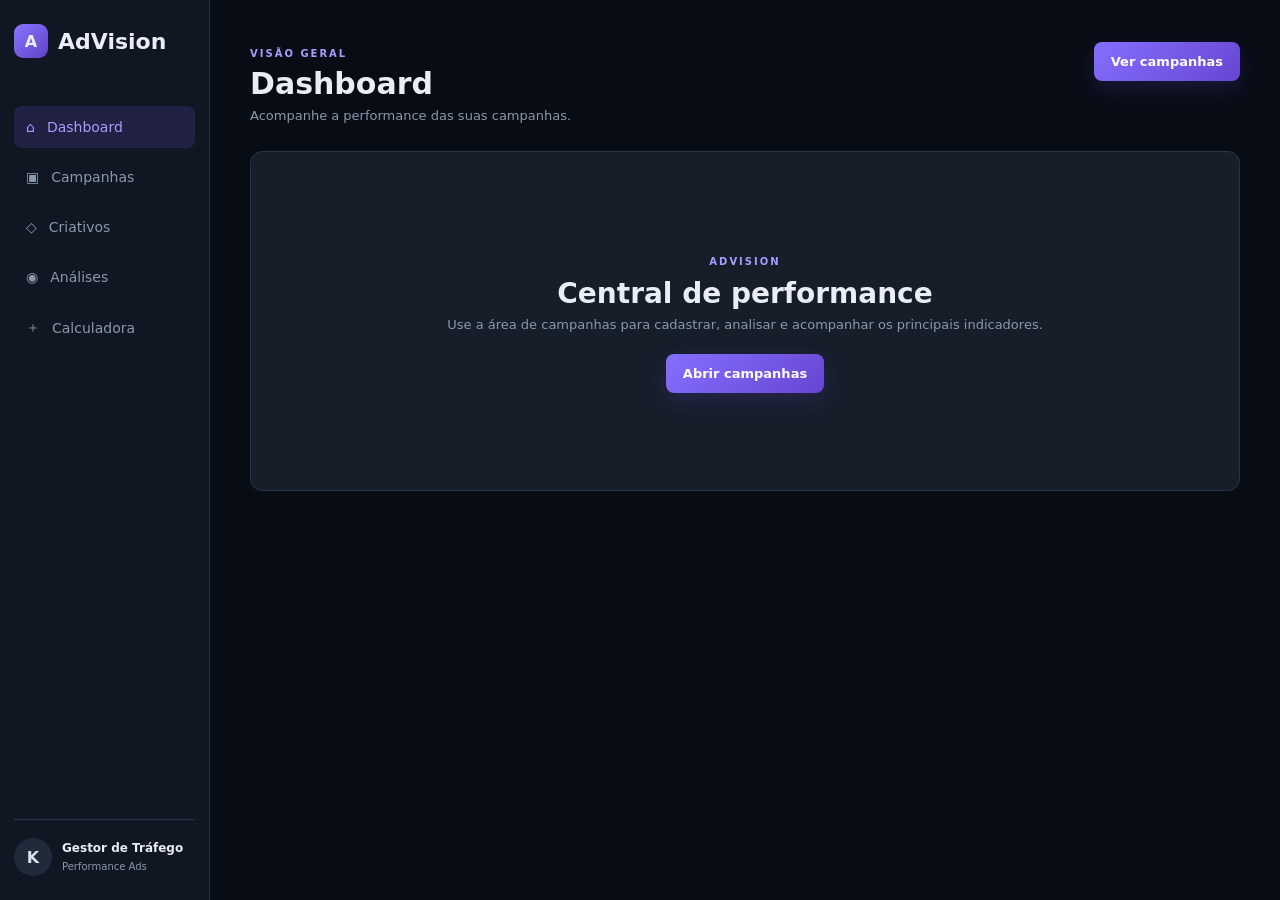
<file: index.html>
<!DOCTYPE html>
<html lang="pt-BR">
<head>
    <meta charset="UTF-8">
    <meta name="viewport" content="width=device-width, initial-scale=1.0">
    <title>AdVision | Dashboard</title>
    <link rel="stylesheet" href="style.css">
</head>
<body>
    <aside class="sidebar">
        <div class="brand">
            <div class="brand-icon">A</div>
            <span>AdVision</span>
        </div>

        <nav class="menu">
            <a class="menu-item active" href="index.html">⌂ <span>Dashboard</span></a>
            <a class="menu-item" href="campanhas.html">▣ <span>Campanhas</span></a>
            <a class="menu-item" href="criativos.html">◇ <span>Criativos</span></a>
            <a class="menu-item" href="#analises">◉ <span>Análises</span></a>
            <a class="menu-item" href="#calculadora">＋ <span>Calculadora</span></a>
        </nav>

        <div class="profile">
            <div class="avatar">K</div>
            <div>
                <strong>Gestor de Tráfego</strong>
                <small>Performance Ads</small>
            </div>
        </div>
    </aside>

    <main class="main">
        <div class="topbar">
            <div>
                <span class="eyebrow">VISÃO GERAL</span>
                <h1>Dashboard</h1>
                <p>Acompanhe a performance das suas campanhas.</p>
            </div>
            <a class="primary-btn" href="campanhas.html">Ver campanhas</a>
        </div>

        <section class="empty-dashboard">
            <div>
                <span class="eyebrow">ADVISION</span>
                <h2>Central de performance</h2>
                <p>Use a área de campanhas para cadastrar, analisar e acompanhar os principais indicadores.</p>
                <a class="primary-btn" href="campanhas.html">Abrir campanhas</a>
            </div>
        </section>
    </main>
</body>
</html>
</file>
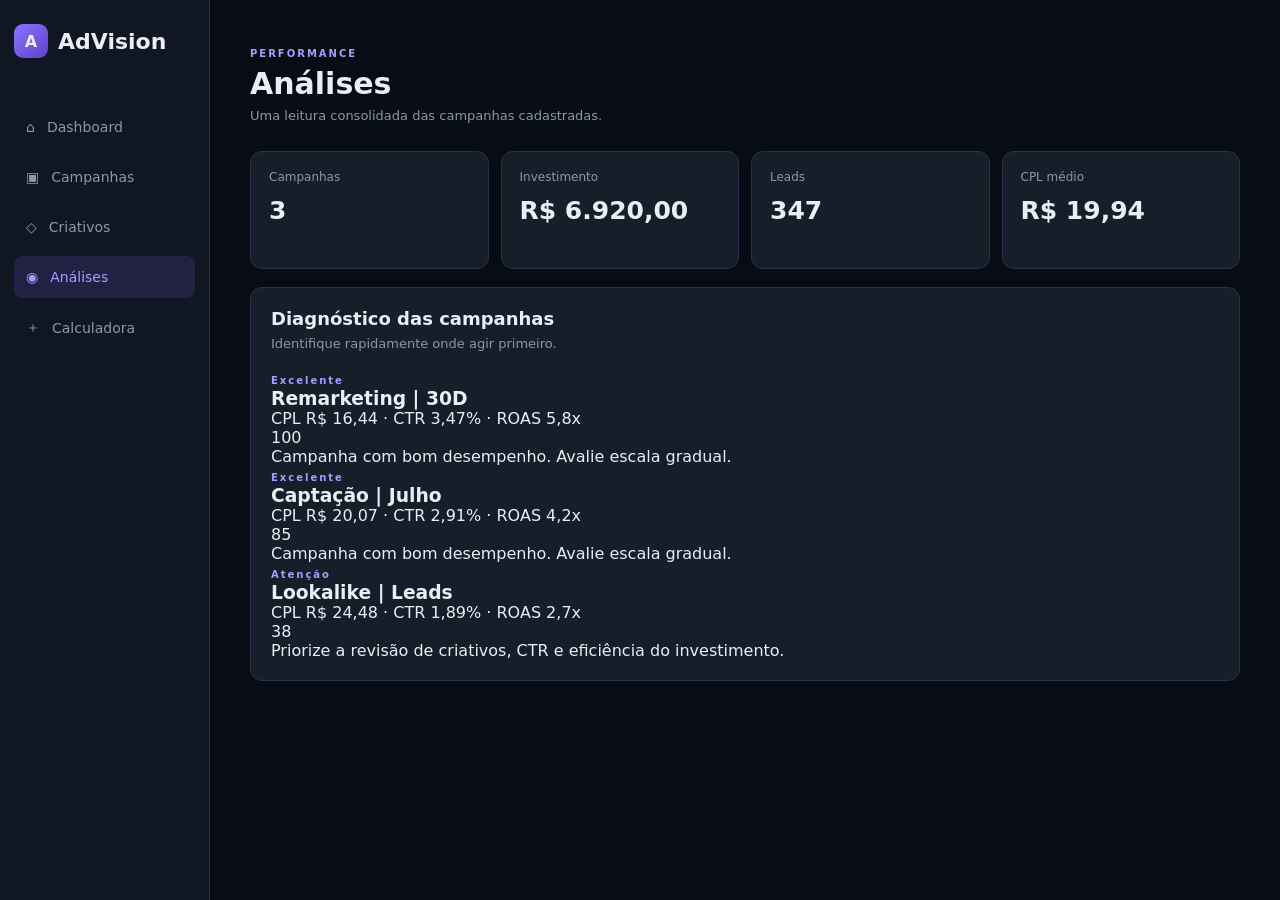
<file: analises.html>
<!DOCTYPE html>
<html lang="pt-BR">

<head>
    <meta charset="UTF-8">
    <meta name="viewport" content="width=device-width, initial-scale=1.0">
    <title>AdVision | Análises</title>
    <link rel="stylesheet" href="style.css">
</head>

<body>

    <aside class="sidebar">

        <div class="brand">
            <div class="brand-icon">A</div>
            <span>AdVision</span>
        </div>

        <nav class="menu">

            <a class="menu-item" href="index.html">
                ⌂ <span>Dashboard</span>
            </a>

            <a class="menu-item" href="campanhas.html">
                ▣ <span>Campanhas</span>
            </a>

            <a class="menu-item" href="criativos.html">
                ◇ <span>Criativos</span>
            </a>

            <a class="menu-item active" href="analises.html">
                ◉ <span>Análises</span>
            </a>

            <a class="menu-item" href="calculadora.html">
                ＋ <span>Calculadora</span>
            </a>

        </nav>

    </aside>

    <main class="main">

        <header class="topbar">
            <div>
                <span class="eyebrow">PERFORMANCE</span>
                <h1>Análises</h1>
                <p>Uma leitura consolidada das campanhas cadastradas.</p>
            </div>
        </header>

        <section class="summary-grid" id="analysisSummary">
        </section>

        <section class="campaign-panel">

            <div class="panel-header">
                <div>
                    <h2>Diagnóstico das campanhas</h2>
                    <p>Identifique rapidamente onde agir primeiro.</p>
                </div>
            </div>

            <div id="analysisList" class="analysis-list"></div>

        </section>

    </main>

    <script src="analises.js"></script>

</body>
</html>
</file>
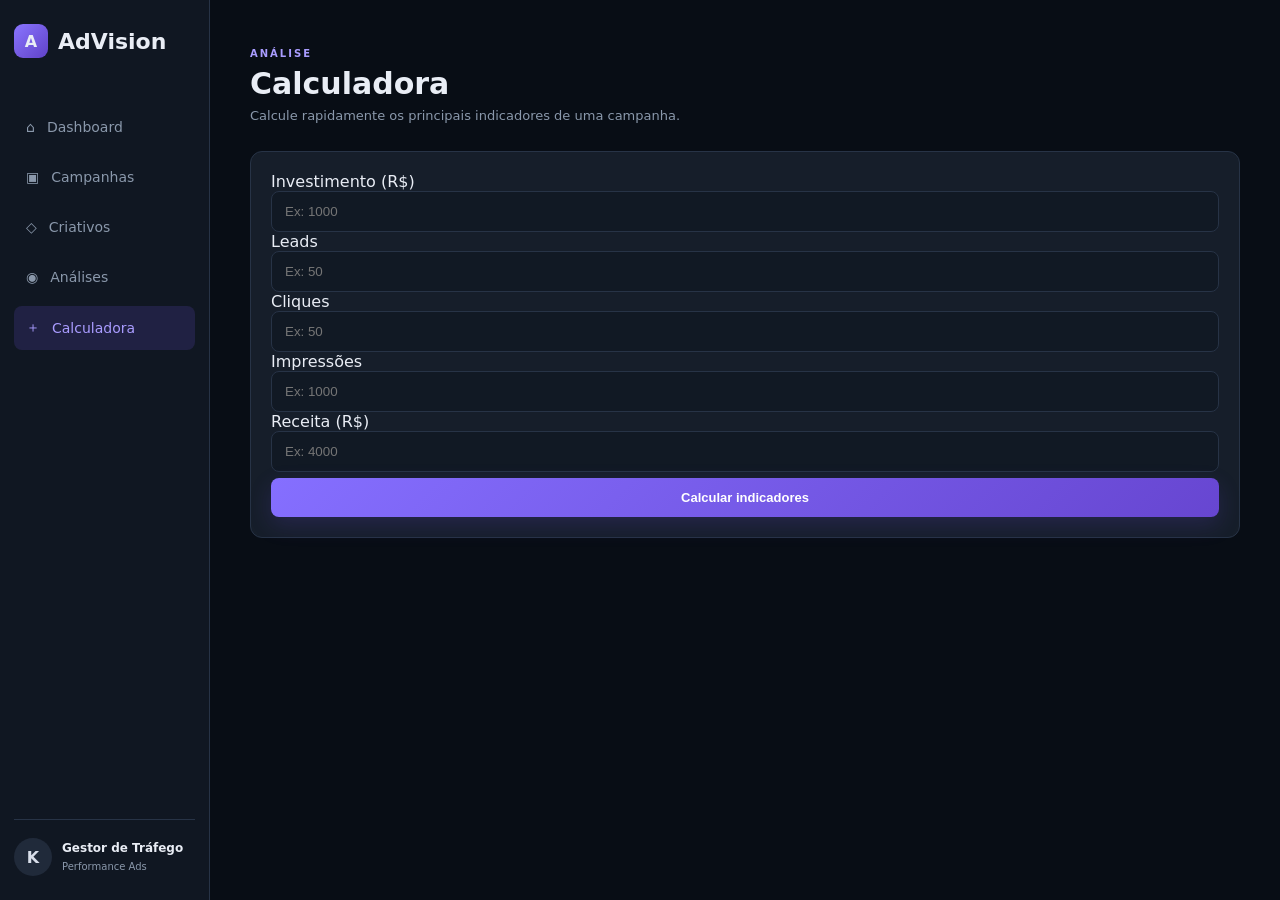
<file: calculadora.html>
<!DOCTYPE html>
<html lang="pt-BR">
<head>
    <meta charset="UTF-8">
    <meta name="viewport" content="width=device-width, initial-scale=1.0">
    <title>AdVision | Calculadora</title>
    <link rel="stylesheet" href="style.css">
</head>
<body>

    <aside class="sidebar">
        <div class="brand">
            <div class="brand-icon">A</div>
            <span>AdVision</span>
        </div>

        <nav class="menu">
            <a class="menu-item" href="index.html">⌂ <span>Dashboard</span></a>
            <a class="menu-item" href="campanhas.html">▣ <span>Campanhas</span></a>
            <a class="menu-item" href="criativos.html">◇ <span>Criativos</span></a>
            <a class="menu-item" href="analises.html">◉ <span>Análises</span></a>
            <a class="menu-item active" href="calculadora.html">＋ <span>Calculadora</span></a>
        </nav>

        <div class="profile">
            <div class="avatar">K</div>
            <div>
                <strong>Gestor de Tráfego</strong>
                <small>Performance Ads</small>
            </div>
        </div>
    </aside>

    <main class="main">
        <header class="topbar">
            <div>
                <span class="eyebrow">ANÁLISE</span>
                <h1>Calculadora</h1>
                <p>Calcule rapidamente os principais indicadores de uma campanha.</p>
            </div>
        </header>

        <section class="campaign-panel">
            <form id="calculatorForm" novalidate>
                <div class="calculator-grid">
                    <label>
                        Investimento (R$)
                        <input id="investimento" type="number" min="0" step="0.01" placeholder="Ex: 1000">
                    </label>

                    <label>
                        Leads
                        <input id="leads" type="number" min="0" step="1" placeholder="Ex: 50">
                    </label>

                    <label>
                        Cliques
                        <input id="cliques" type="number" min="0" step="1" placeholder="Ex: 50">
                    </label>

                    <label>
                        Impressões
                        <input id="impressoes" type="number" min="0" step="1" placeholder="Ex: 1000">
                    </label>

                    <label>
                        Receita (R$)
                        <input id="receita" type="number" min="0" step="0.01" placeholder="Ex: 4000">
                    </label>
                </div>

                <p id="erroCalculadora" class="calculator-error" style="display:none;"></p>

                <button id="calcularBtn" class="primary-btn full-btn" type="submit">
                    Calcular indicadores
                </button>
            </form>

            <div id="resultadoCalculadora" class="metrics-grid calculator-result" style="display:none;"></div>
            <div id="scoreCalculadora" class="score-hero" style="display:none;"></div>
        </section>
    </main>

    <script src="calculadora.js"></script>
</body>
</html>
</file>
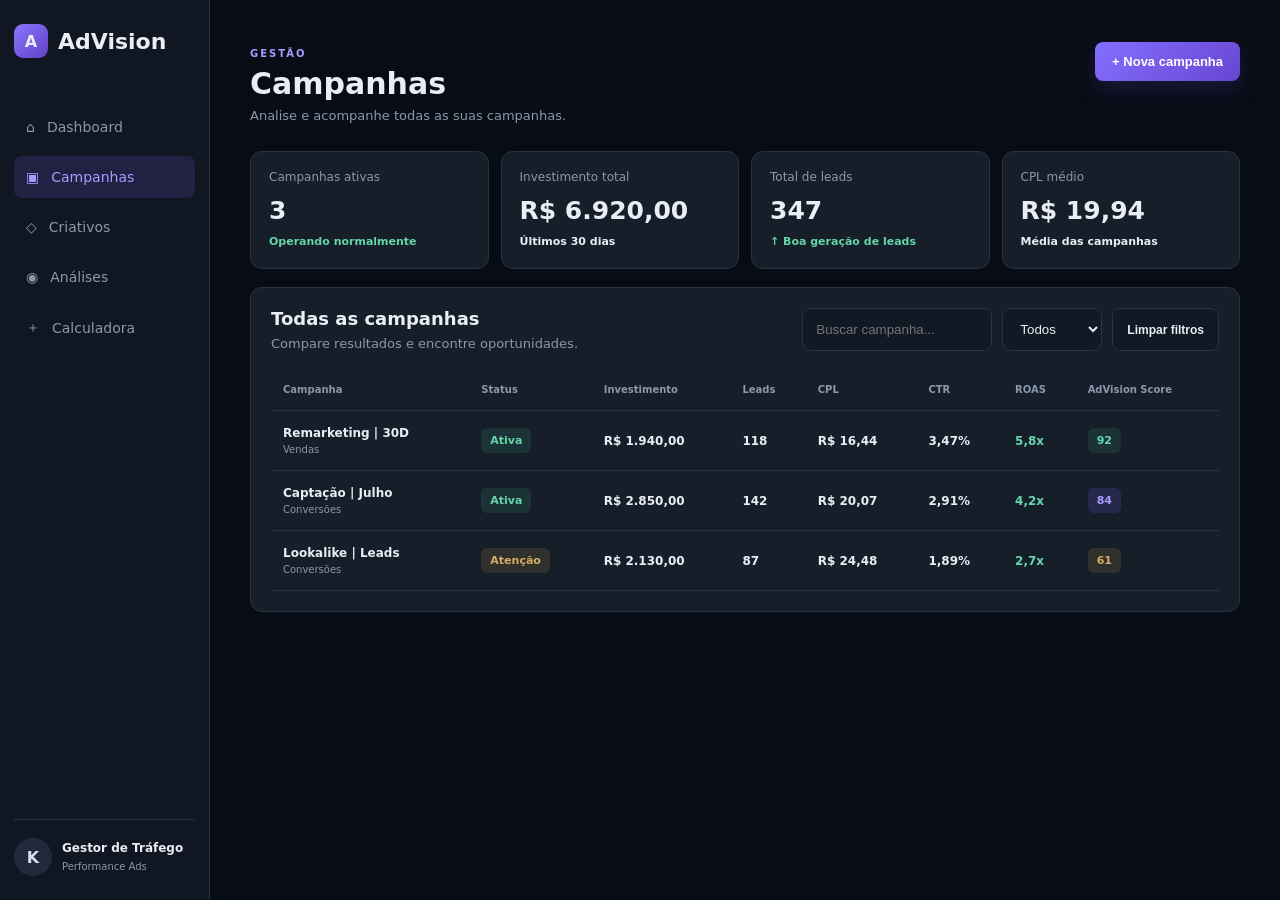
<file: campanhas.html>
<!DOCTYPE html>
<html lang="pt-BR">
<head>
    <meta charset="UTF-8">
    <meta name="viewport" content="width=device-width, initial-scale=1.0">
    <title>AdVision | Campanhas</title>
    <link rel="stylesheet" href="style.css">
</head>
<body>

    <aside class="sidebar">
        <div class="brand">
            <div class="brand-icon">A</div>
            <span>AdVision</span>
        </div>

        <nav class="menu">
            <a class="menu-item" href="index.html">⌂ <span>Dashboard</span></a>
            <a class="menu-item active" href="campanhas.html">▣ <span>Campanhas</span></a>
            <a class="menu-item" href="criativos.html">◇ <span>Criativos</span></a>
            <a class="menu-item" href="#analises">◉ <span>Análises</span></a>
            <a class="menu-item" href="#calculadora">＋ <span>Calculadora</span></a>
        </nav>

        <div class="profile">
            <div class="avatar">K</div>
            <div>
                <strong>Gestor de Tráfego</strong>
                <small>Performance Ads</small>
            </div>
        </div>
    </aside>

    <main class="main">
        <header class="topbar">
            <div>
                <span class="eyebrow">GESTÃO</span>
                <h1>Campanhas</h1>
                <p>Analise e acompanhe todas as suas campanhas.</p>
            </div>

            <button class="primary-btn" onclick="abrirNovaCampanha()">
                + Nova campanha
            </button>
        </header>

        <section class="summary-grid">
            <article class="summary-card">
                <span>Campanhas ativas</span>
                <strong id="totalCampanhas">3</strong>
                <small class="positive-text">Operando normalmente</small>
            </article>

            <article class="summary-card">
                <span>Investimento total</span>
                <strong id="totalInvestimento">R$ 6.920,00</strong>
                <small>Últimos 30 dias</small>
            </article>

            <article class="summary-card">
                <span>Total de leads</span>
                <strong id="totalLeads">347</strong>
                <small class="positive-text">↑ Boa geração de leads</small>
            </article>

            <article class="summary-card">
                <span>CPL médio</span>
                <strong id="cplMedio">R$ 19,94</strong>
                <small>Média das campanhas</small>
            </article>
        </section>

        <section class="campaign-panel">
            <div class="panel-header">
                <div>
                    <h2>Todas as campanhas</h2>
                    <p>Compare resultados e encontre oportunidades.</p>
                </div>

                <div class="filters">
                    <input
                        type="text"
                        id="buscarCampanha"
                        placeholder="Buscar campanha..."
                        oninput="buscarCampanhas()"
                    >

                    <select id="filtroStatus" onchange="buscarCampanhas()">
                        <option value="todos">Todos</option>
                        <option value="ativa">Ativas</option>
                        <option value="atencao">Atenção</option>
                    </select>

                    <button class="secondary-btn" id="limparFiltros" type="button">
                        Limpar filtros
                    </button>
                </div>
            </div>

            <div class="table-wrapper">
                <table id="tabelaCampanhas">
                    <thead>
                        <tr>
                            <th>Campanha</th>
                            <th>Status</th>
                            <th>Investimento</th>
                            <th>Leads</th>
                            <th>CPL</th>
                            <th>CTR</th>
                            <th>ROAS</th>
                            <th>AdVision Score</th>
                        </tr>
                    </thead>

                    <tbody>
                        <tr class="campaign-row" data-status="ativa" data-nome="Remarketing | 30D" data-objetivo="Vendas" data-investimento="1940" data-leads="118" data-ctr="3.47" data-roas="5.8">
                            <td><strong>Remarketing | 30D</strong><small>Vendas</small></td>
                            <td><span class="status active-status">Ativa</span></td>
                            <td>R$ 1.940,00</td>
                            <td>118</td>
                            <td>R$ 16,44</td>
                            <td>3,47%</td>
                            <td class="roas">5,8x</td>
                            <td><div class="score excellent">92</div></td>
                        </tr>

                        <tr class="campaign-row" data-status="ativa" data-nome="Captação | Julho" data-objetivo="Conversões" data-investimento="2850" data-leads="142" data-ctr="2.91" data-roas="4.2">
                            <td><strong>Captação | Julho</strong><small>Conversões</small></td>
                            <td><span class="status active-status">Ativa</span></td>
                            <td>R$ 2.850,00</td>
                            <td>142</td>
                            <td>R$ 20,07</td>
                            <td>2,91%</td>
                            <td class="roas">4,2x</td>
                            <td><div class="score good-score">84</div></td>
                        </tr>

                        <tr class="campaign-row" data-status="atencao" data-nome="Lookalike | Leads" data-objetivo="Conversões" data-investimento="2130" data-leads="87" data-ctr="1.89" data-roas="2.7">
                            <td><strong>Lookalike | Leads</strong><small>Conversões</small></td>
                            <td><span class="status warning-status">Atenção</span></td>
                            <td>R$ 2.130,00</td>
                            <td>87</td>
                            <td>R$ 24,48</td>
                            <td>1,89%</td>
                            <td class="roas">2,7x</td>
                            <td><div class="score warning-score">61</div></td>
                        </tr>
                    </tbody>
                </table>
            </div>

            <div id="emptyState" class="empty-state" style="display:none;">
                <strong>Nenhuma campanha encontrada</strong>
                <p>Tente outro nome ou limpe os filtros para visualizar todas as campanhas.</p>
            </div>
        </section>
    </main>

    <!-- Modal: detalhes -->
    <div class="modal" id="detailsModal">
        <div class="modal-content details-modal">
            <button class="close-modal" onclick="fecharDetalhes()">×</button>

            <span class="eyebrow">ANÁLISE DE PERFORMANCE</span>
            <h2 id="detailName">Campanha</h2>

            <div class="score-hero">
                <span>AdVision Score</span>
                <strong id="detailScore">0</strong>
                <p id="scoreLabel">Performance</p>
            </div>

            <div class="metrics-grid">
                <div><span>Investimento</span><strong id="detailInvestment">R$ 0,00</strong></div>
                <div><span>Leads</span><strong id="detailLeads">0</strong></div>
                <div><span>CPL</span><strong id="detailCpl">R$ 0,00</strong></div>
                <div><span>CTR</span><strong id="detailCtr">0%</strong></div>
                <div><span>ROAS</span><strong id="detailRoas">0x</strong></div>
            </div>

            <h3>Diagnóstico</h3>
            <div id="diagnosticContent" class="diagnostic-list"></div>
        </div>
    </div>

    <!-- Modal: nova campanha -->
    <div class="modal" id="newCampaignModal">
        <div class="modal-content new-campaign-modal">
            <button class="close-modal" onclick="fecharNovaCampanha()">×</button>

            <span class="eyebrow">NOVA CAMPANHA</span>
            <h2>Cadastrar campanha</h2>

            <form id="newCampaignForm">
                <label>
                    Nome da campanha
                    <input id="newName" type="text" placeholder="Ex: Black Friday | Leads" required>
                </label>

                <label>
                    Objetivo
                    <select id="newObjective">
                        <option>Vendas</option>
                        <option>Conversões</option>
                        <option>Leads</option>
                        <option>Tráfego</option>
                    </select>
                </label>

                <label>
                    Investimento (R$)
                    <input id="newInvestment" type="number" min="0" step="0.01" placeholder="Ex: 1500" required>
                </label>

                <label>
                    Leads
                    <input id="newLeads" type="number" min="0" step="1" placeholder="Ex: 80" required>
                </label>

                <label>
                    CTR (%)
                    <input id="newCtr" type="number" min="0" step="0.01" placeholder="Ex: 2.5" required>
                </label>

                <label>
                    ROAS
                    <input id="newRoas" type="number" min="0" step="0.1" placeholder="Ex: 4.2" required>
                </label>

                <button class="primary-btn full-btn" type="submit">Salvar campanha</button>
            </form>
        </div>
    </div>

    <script src="campanhas.js"></script>
</body>
</html>
</file>
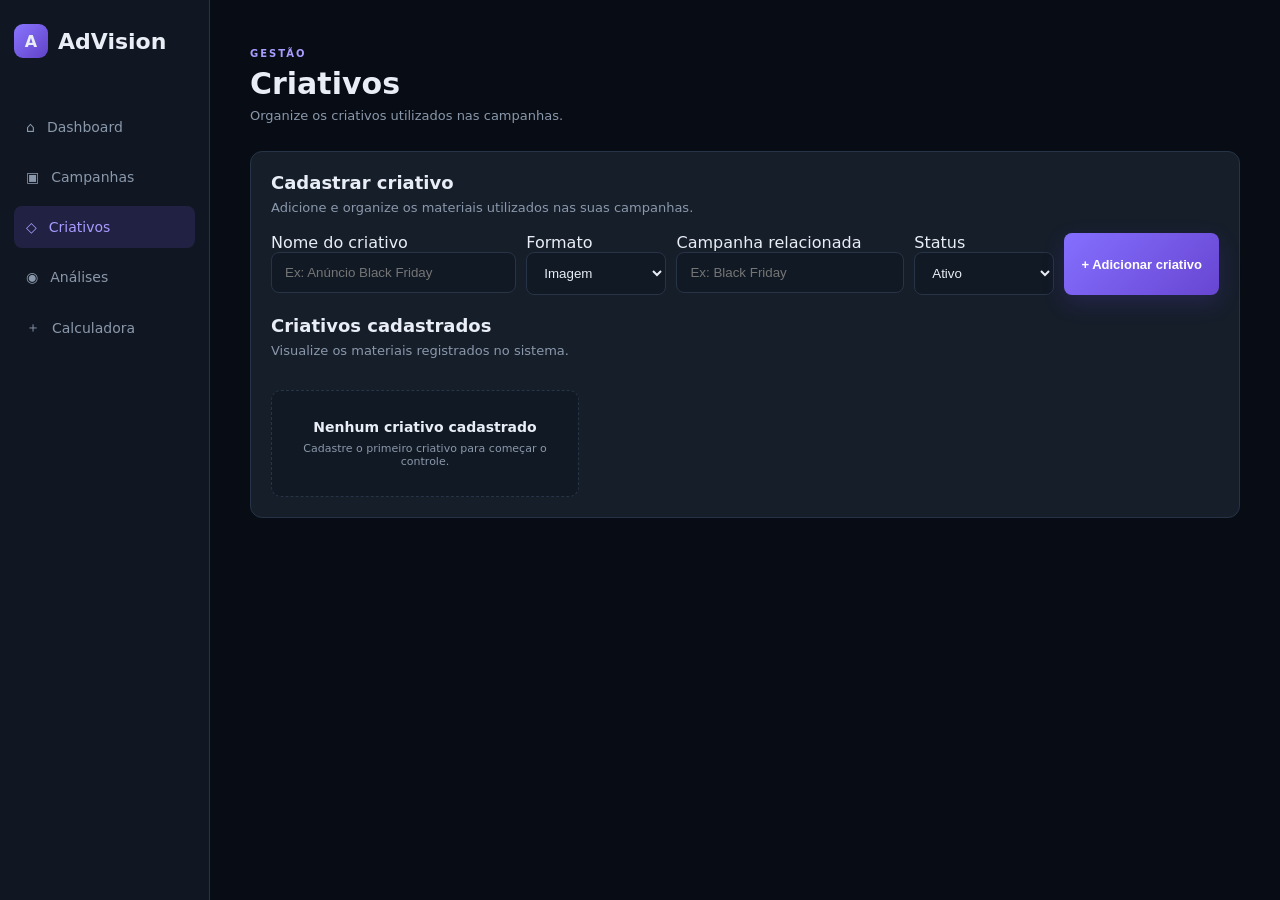
<file: criativos.html>
<!DOCTYPE html>
<html lang="pt-BR">

<head>
    <meta charset="UTF-8">
    <meta name="viewport" content="width=device-width, initial-scale=1.0">

    <title>AdVision | Criativos</title>

    <link rel="stylesheet" href="style.css">
</head>

<body>

    <!-- Menu lateral -->
    <aside class="sidebar">

        <div class="brand">
            <div class="brand-icon">A</div>
            <span>AdVision</span>
        </div>

        <nav class="menu">
            <a class="menu-item" href="index.html">
                ⌂ <span>Dashboard</span>
            </a>

            <a class="menu-item" href="campanhas.html">
                ▣ <span>Campanhas</span>
            </a>

            <a class="menu-item active" href="criativos.html">
                ◇ <span>Criativos</span>
            </a>

            <a class="menu-item" href="#analises">
                ◉ <span>Análises</span>
            </a>

            <a class="menu-item" href="#calculadora">
                ＋ <span>Calculadora</span>
            </a>
        </nav>

    </aside>

    <!-- Conteúdo principal -->
    <main class="main">

        <header class="topbar">
            <div>
                <span class="eyebrow">GESTÃO</span>

                <h1>Criativos</h1>

                <p>
                    Organize os criativos utilizados nas campanhas.
                </p>
            </div>
        </header>

        <!-- Área de cadastro e listagem -->
        <section class="campaign-panel">

            <div class="panel-header">
                <div>
                    <h2>Cadastrar criativo</h2>

                    <p>
                        Adicione e organize os materiais utilizados
                        nas suas campanhas.
                    </p>
                </div>
            </div>

            <!-- Formulário -->
            <form id="creativeForm" class="creative-form">

                <label>
                    Nome do criativo

                    <input
                        type="text"
                        id="creativeName"
                        placeholder="Ex: Anúncio Black Friday"
                        required
                    >
                </label>

                <label>
                    Formato

                    <select id="creativeFormat" required>
                        <option value="Imagem">Imagem</option>
                        <option value="Vídeo">Vídeo</option>
                        <option value="Carrossel">Carrossel</option>
                    </select>
                </label>

                <label>
                    Campanha relacionada

                    <input
                        type="text"
                        id="creativeCampaign"
                        placeholder="Ex: Black Friday"
                        required
                    >
                </label>

                <label>
                    Status

                    <select id="creativeStatus" required>
                        <option value="Ativo">Ativo</option>
                        <option value="Em teste">Em teste</option>
                        <option value="Desativado">Desativado</option>
                    </select>
                </label>

                <button
                    class="primary-btn creative-submit"
                    type="submit"
                >
                    + Adicionar criativo
                </button>

            </form>

            <!-- Listagem dos criativos -->
            <div class="creative-section">

                <div class="panel-header">
                    <div>
                        <h2>Criativos cadastrados</h2>

                        <p>
                            Visualize os materiais registrados no sistema.
                        </p>
                    </div>
                </div>

                <div
                    id="creativeList"
                    class="creative-grid"
                ></div>

            </div>

        </section>

    </main>

    <script src="criativos.js"></script>

</body>
</html>
</file>
<file: style.css>
* {
    margin: 0;
    padding: 0;
    box-sizing: border-box;
}

:root {
    --bg: #080d15;
    --sidebar: #101722;
    --panel: #161e2a;
    --panel-dark: #111924;
    --border: #273346;
    --text: #e9edf5;
    --muted: #8a98ab;
    --purple: #7659e8;
    --purple-soft: #a99cff;
    --green: #65d5aa;
    --yellow: #d5ae62;
}

body {
    min-height: 100vh;
    background: var(--bg);
    color: var(--text);
    font-family: Inter, ui-sans-serif, system-ui, -apple-system, BlinkMacSystemFont, "Segoe UI", sans-serif;
    display: flex;
}

.sidebar {
    width: 210px;
    min-height: 100vh;
    background: var(--sidebar);
    border-right: 1px solid var(--border);
    padding: 24px 14px;
    display: flex;
    flex-direction: column;
    position: fixed;
    inset: 0 auto 0 0;
}

.brand {
    display: flex;
    align-items: center;
    gap: 10px;
    font-size: 22px;
    font-weight: 800;
}

.brand-icon {
    width: 34px;
    height: 34px;
    display: grid;
    place-items: center;
    border-radius: 9px;
    background: linear-gradient(135deg, #8a75ff, #6042c7);
    font-size: 16px;
}

.menu {
    margin-top: 48px;
    display: grid;
    gap: 8px;
}

.menu-item {
    color: var(--muted);
    text-decoration: none;
    padding: 13px 12px;
    border-radius: 8px;
    display: flex;
    gap: 12px;
    align-items: center;
    font-size: 14px;
}

.menu-item:hover,
.menu-item.active {
    color: var(--purple-soft);
    background: rgba(118, 89, 232, .16);
}

.profile {
    margin-top: auto;
    border-top: 1px solid var(--border);
    padding-top: 18px;
    display: flex;
    align-items: center;
    gap: 10px;
}

.profile strong {
    display: block;
    font-size: 12px;
}

.profile small {
    color: var(--muted);
    font-size: 10px;
}

.avatar {
    width: 38px;
    height: 38px;
    display: grid;
    place-items: center;
    border-radius: 50%;
    background: #202a3a;
    color: #d8deea;
    font-weight: 700;
}

.main {
    width: calc(100% - 210px);
    margin-left: 210px;
    padding: 42px 40px 80px;
}

.topbar {
    display: flex;
    align-items: flex-start;
    justify-content: space-between;
    gap: 24px;
    margin-bottom: 28px;
}

.eyebrow {
    color: var(--purple-soft);
    font-size: 10px;
    font-weight: 800;
    letter-spacing: 2px;
}

h1 {
    margin-top: 5px;
    font-size: 30px;
}

h2 {
    font-size: 18px;
}

.topbar p,
.panel-header p,
.empty-dashboard p {
    margin-top: 7px;
    color: var(--muted);
    font-size: 13px;
}

.primary-btn {
    border: 0;
    border-radius: 8px;
    padding: 12px 17px;
    background: linear-gradient(135deg, #856fff, #6746d1);
    color: white;
    font-weight: 700;
    font-size: 13px;
    cursor: pointer;
    text-decoration: none;
    box-shadow: 0 8px 22px rgba(101, 70, 209, .2);
}

.primary-btn:hover {
    filter: brightness(1.08);
}

.summary-grid {
    display: grid;
    grid-template-columns: repeat(4, 1fr);
    gap: 12px;
    margin-bottom: 18px;
}

.summary-card,
.campaign-panel,
.modal-content,
.empty-dashboard {
    background: var(--panel);
    border: 1px solid var(--border);
    border-radius: 12px;
}

.summary-card {
    min-height: 118px;
    padding: 18px;
}

.summary-card span,
.metrics-grid span {
    display: block;
    color: var(--muted);
    font-size: 12px;
}

.summary-card strong {
    display: block;
    margin-top: 12px;
    font-size: 25px;
}

.summary-card small {
    display: block;
    margin-top: 10px;
    font-size: 11px;
    font-weight: 700;
}

.positive-text {
    color: var(--green);
}

.campaign-panel {
    padding: 20px;
}

.panel-header {
    display: flex;
    justify-content: space-between;
    align-items: center;
    gap: 18px;
    margin-bottom: 18px;
}

.filters {
    display: flex;
    gap: 10px;
}

input,
select {
    width: 100%;
    background: var(--panel-dark);
    border: 1px solid var(--border);
    color: var(--text);
    border-radius: 8px;
    padding: 12px 13px;
    outline: none;
}

.filters input {
    width: 190px;
}

.filters select {
    width: 100px;
}

input:focus,
select:focus {
    border-color: var(--purple);
}

.table-wrapper {
    overflow-x: auto;
}

table {
    width: 100%;
    min-width: 900px;
    border-collapse: collapse;
}

th {
    color: var(--muted);
    font-size: 10px;
    text-align: left;
    font-weight: 600;
    padding: 15px 12px;
    border-bottom: 1px solid var(--border);
}

td {
    padding: 15px 12px;
    border-bottom: 1px solid var(--border);
    font-size: 12px;
    font-weight: 600;
}

tbody tr {
    cursor: pointer;
}

tbody tr:hover {
    background: rgba(118, 89, 232, .06);
}

td strong {
    display: block;
}

td small {
    display: block;
    margin-top: 4px;
    color: var(--muted);
    font-weight: 500;
}

.status,
.score {
    display: inline-flex;
    align-items: center;
    justify-content: center;
    border-radius: 6px;
    padding: 6px 9px;
    font-size: 11px;
}

.active-status,
.excellent {
    color: var(--green);
    background: rgba(61, 177, 130, .14);
}

.warning-status,
.warning-score {
    color: var(--yellow);
    background: rgba(201, 158, 65, .14);
}

.good-score {
    color: var(--purple-soft);
    background: rgba(118, 89, 232, .18);
}

.roas {
    color: var(--green);
}

.modal {
    position: fixed;
    inset: 0;
    display: none;
    place-items: center;
    padding: 20px;
    background: rgba(0, 0, 0, .72);
    backdrop-filter: blur(5px);
    z-index: 100;
}

.modal.show {
    display: grid;
}

.modal-content {
    width: min(100%, 650px);
    max-height: 90vh;
    overflow-y: auto;
    padding: 28px;
    position: relative;
    box-shadow: 0 20px 60px rgba(0, 0, 0, .35);
}

.close-modal {
    position: absolute;
    right: 20px;
    top: 16px;
    border: 0;
    background: transparent;
    color: var(--muted);
    font-size: 28px;
    cursor: pointer;
}

.modal-content h2 {
    margin-top: 7px;
    font-size: 26px;
}

.score-hero {
    margin: 24px 0;
    padding: 24px;
    border: 1px solid var(--border);
    border-radius: 12px;
    text-align: center;
    background: var(--panel-dark);
}

.score-hero span,
.score-hero p {
    color: var(--muted);
    font-size: 12px;
}

.score-hero strong {
    display: block;
    margin: 8px 0;
    color: var(--purple-soft);
    font-size: 56px;
}

.metrics-grid {
    display: grid;
    grid-template-columns: repeat(5, 1fr);
    gap: 8px;
    margin-bottom: 24px;
}

.metrics-grid div {
    padding: 14px 10px;
    border: 1px solid var(--border);
    border-radius: 8px;
    background: var(--panel-dark);
}

.metrics-grid strong {
    display: block;
    margin-top: 9px;
    font-size: 13px;
}

.modal-content h3 {
    margin-bottom: 12px;
    font-size: 16px;
}

.diagnostic-list {
    display: grid;
    gap: 10px;
}

.diagnostic-item {
    display: flex;
    gap: 14px;
    padding: 15px;
    border-radius: 9px;
    background: var(--panel-dark);
}

.diagnostic-item > span {
    font-size: 20px;
    font-weight: 800;
}

.positive-item > span {
    color: var(--green);
}

.warning-item > span {
    color: var(--yellow);
}

.diagnostic-item strong {
    font-size: 13px;
}

.diagnostic-item p {
    margin-top: 6px;
    color: var(--muted);
    font-size: 11px;
    line-height: 1.5;
}

.new-campaign-modal {
    width: min(100%, 520px);
}

.new-campaign-modal form {
    display: grid;
    gap: 14px;
    margin-top: 22px;
}

.new-campaign-modal label {
    color: #b6c0d0;
    font-size: 12px;
    display: grid;
    gap: 7px;
}

.full-btn {
    width: 100%;
    margin-top: 6px;
}

.empty-dashboard {
    min-height: 340px;
    display: grid;
    place-items: center;
    text-align: center;
    padding: 30px;
}

.empty-dashboard h2 {
    margin-top: 8px;
    font-size: 28px;
}

.empty-dashboard .primary-btn {
    display: inline-block;
    margin-top: 22px;
}

.secondary-btn {
    border: 1px solid var(--border);
    border-radius: 8px;
    padding: 12px 14px;
    background: var(--panel-dark);
    color: var(--text);
    font-weight: 700;
    font-size: 12px;
    cursor: pointer;
}

.secondary-btn:hover {
    border-color: var(--purple);
    color: var(--purple-soft);
}

.empty-state {
    margin-top: 14px;
    padding: 28px;
    text-align: center;
    border: 1px dashed var(--border);
    border-radius: 10px;
    background: var(--panel-dark);
}

.empty-state strong {
    display: block;
    font-size: 14px;
}

.empty-state p {
    margin-top: 7px;
    color: var(--muted);
    font-size: 11px;
}

@media (max-width: 1000px) {
    .summary-grid {
        grid-template-columns: repeat(2, 1fr);
    }

    .metrics-grid {
        grid-template-columns: repeat(2, 1fr);
    }
}

@media (max-width: 900px) {
    .creative-form,
    .creative-grid {
        grid-template-columns: 1fr;
    }
}

@media (max-width: 720px) {
    body {
        display: block;
    }

    .sidebar {
        position: static;
        width: 100%;
        min-height: auto;
    }

    .menu {
        margin-top: 22px;
        grid-template-columns: repeat(2, 1fr);
    }

    .profile {
        display: none;
    }

    .main {
        width: 100%;
        margin-left: 0;
        padding: 25px 16px 50px;
    }

    .topbar,
    .panel-header {
        flex-direction: column;
        align-items: stretch;
    }

    .summary-grid {
        grid-template-columns: 1fr;
    }

    .filters {
        flex-direction: column;
    }

    .filters input,
    .filters select {
        width: 100%;
    }
}

.creative-form {
 display: grid;
 grid-template-columns: 1.4fr .8fr 1.3fr .8fr auto;
 gap: 10px;
 margin-bottom: 20px;
}
.creative-grid {
 display: grid;
 grid-template-columns: repeat(3, 1fr);
 gap: 12px;
}
.creative-card {
 padding: 18px;
 border: 1px solid var(--border);
 border-radius: 10px;
 background: var(--panel-dark);
}
.creative-card h3 {
 margin: 8px 0 6px;
}
.creative-card p {
 color: var(--muted);
 font-size: 11px;
 margin-bottom: 14px;
}
@media (max-width: 900px) {
 .creative-form,
 .creative-grid {
 grid-template-columns: 1fr;
 }
}
</file>
